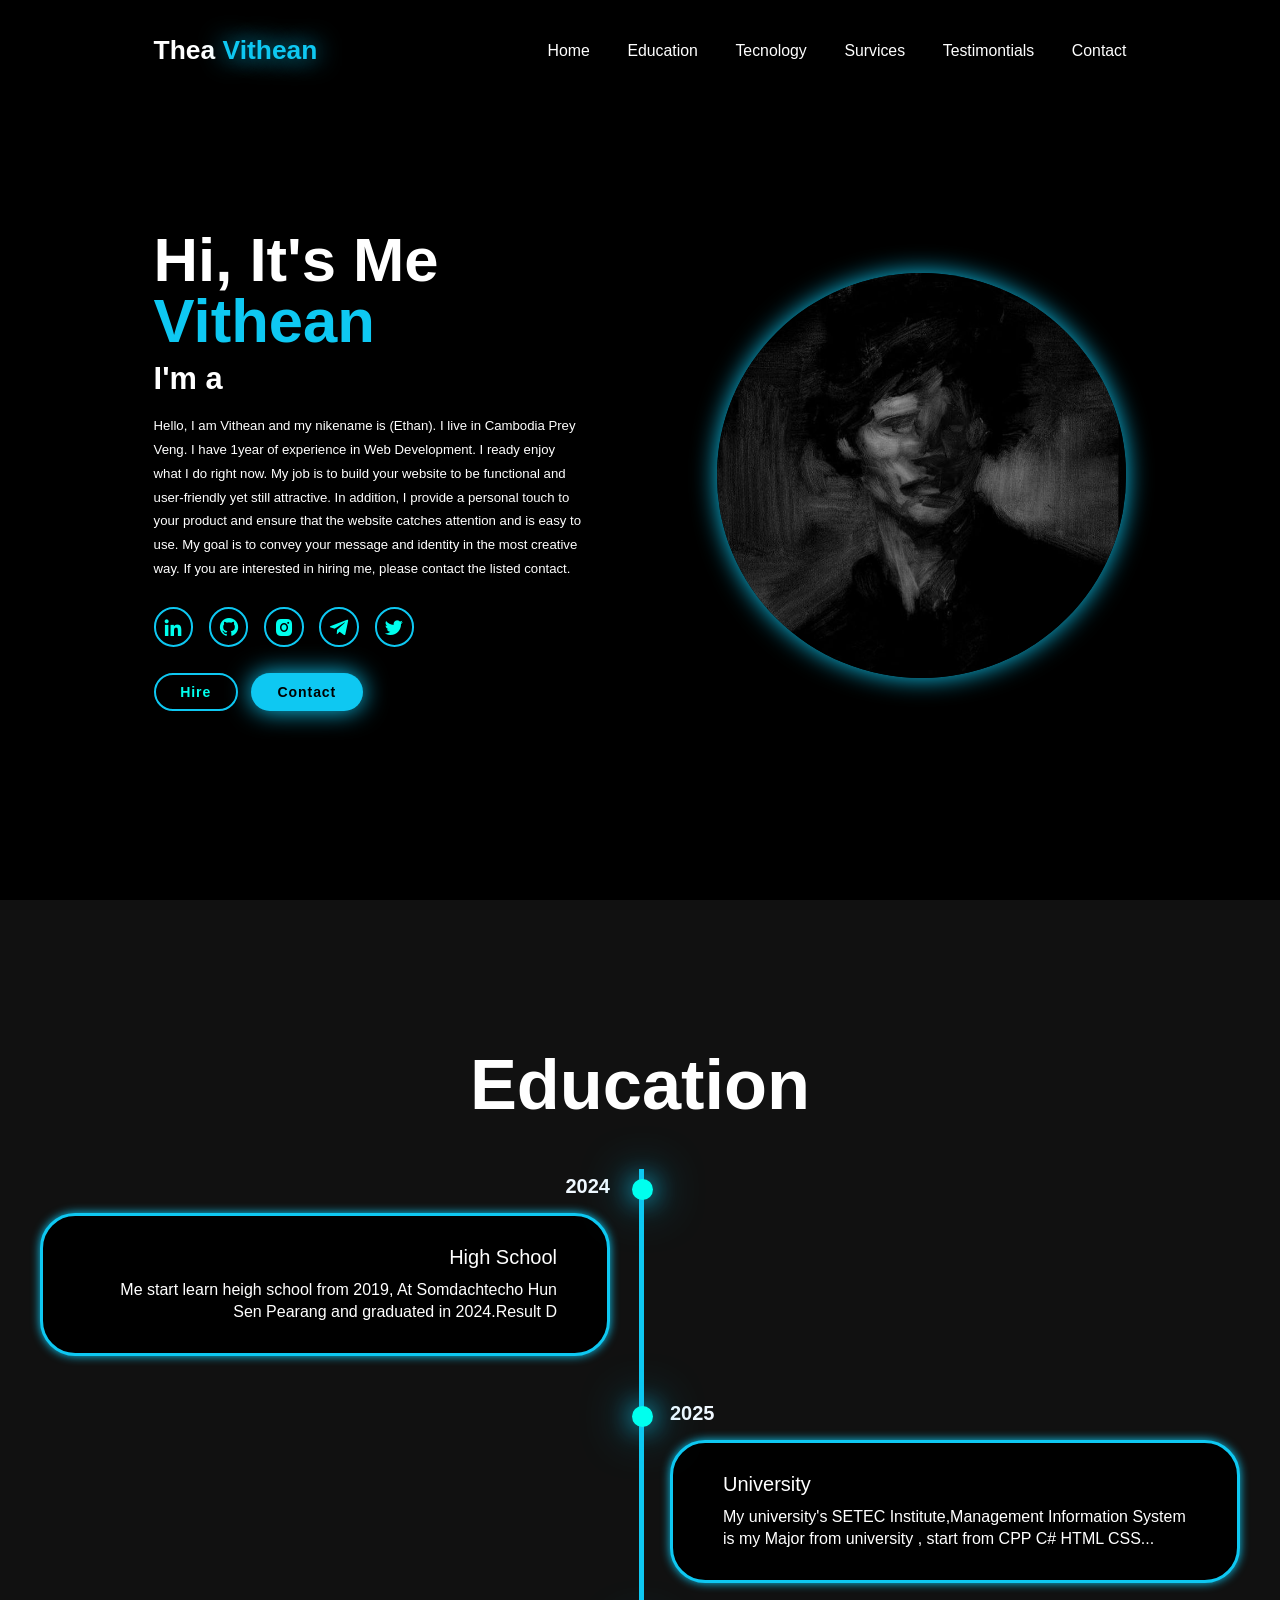
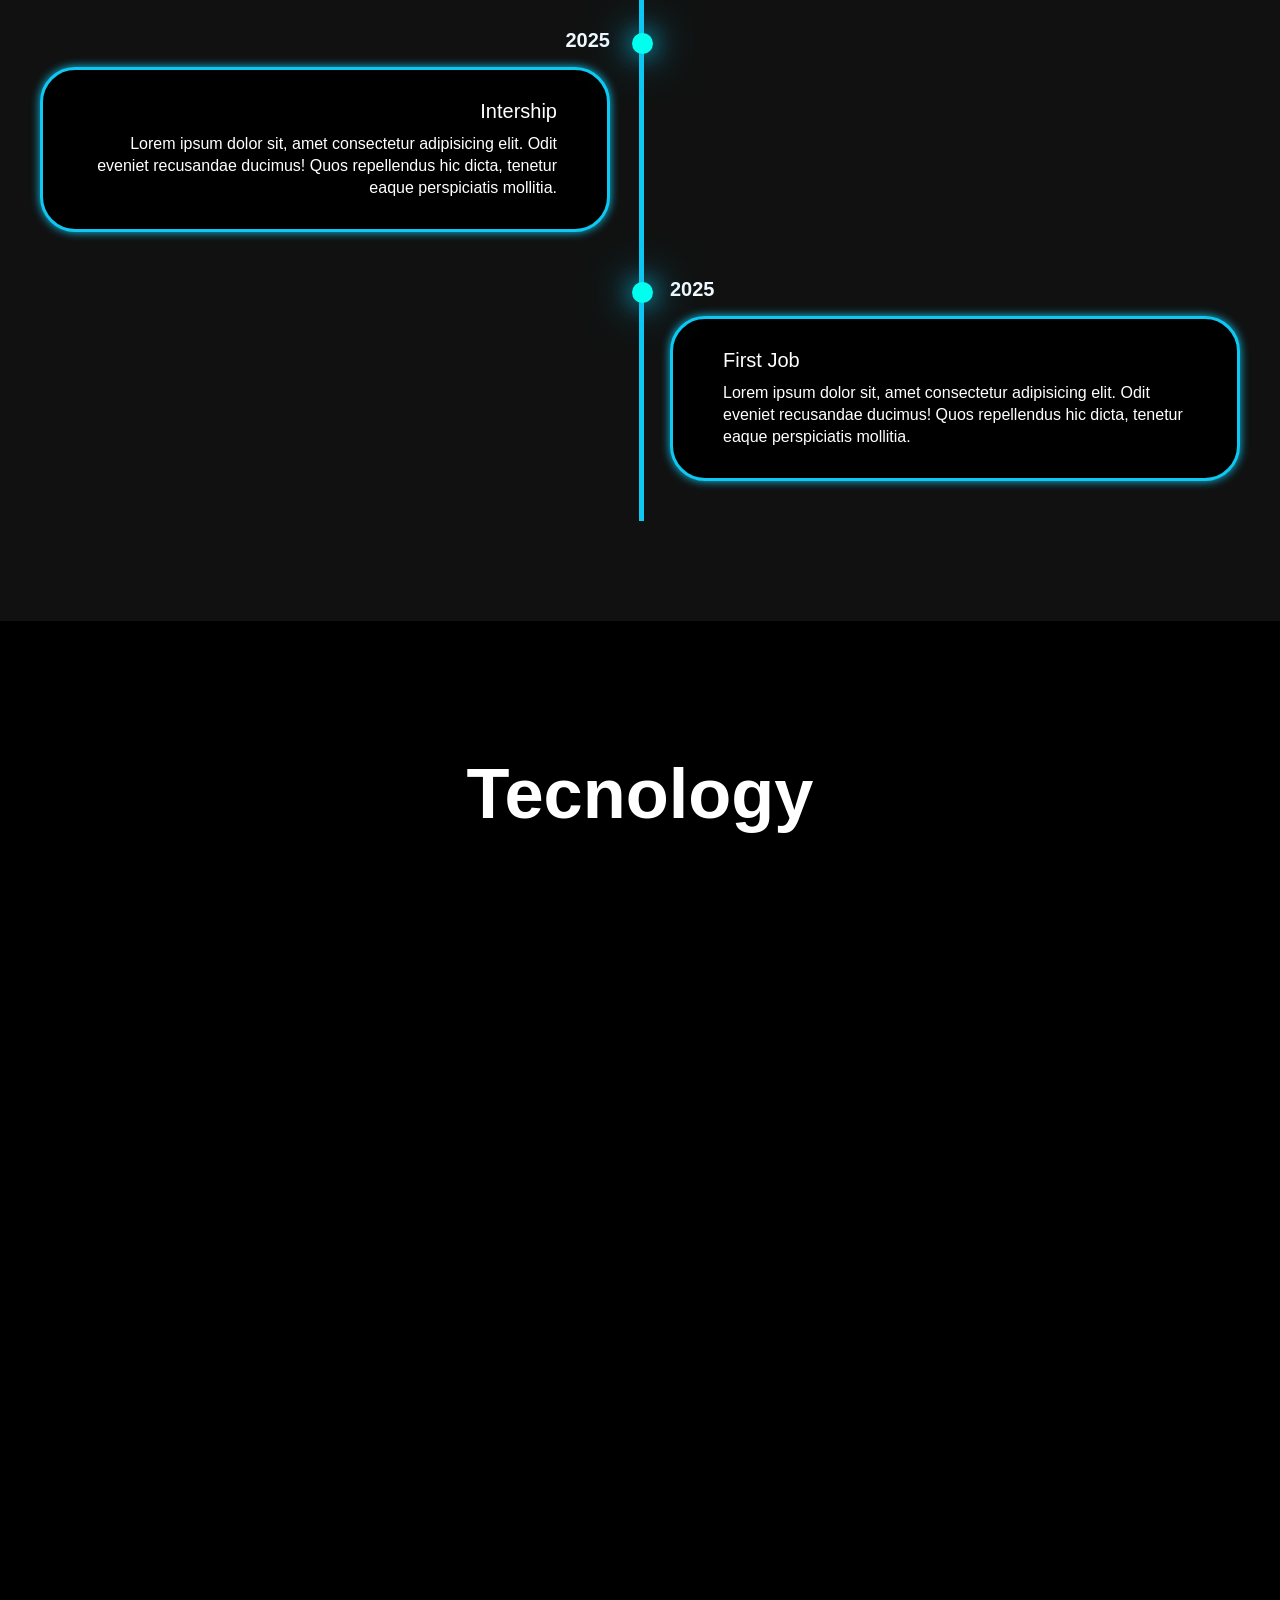
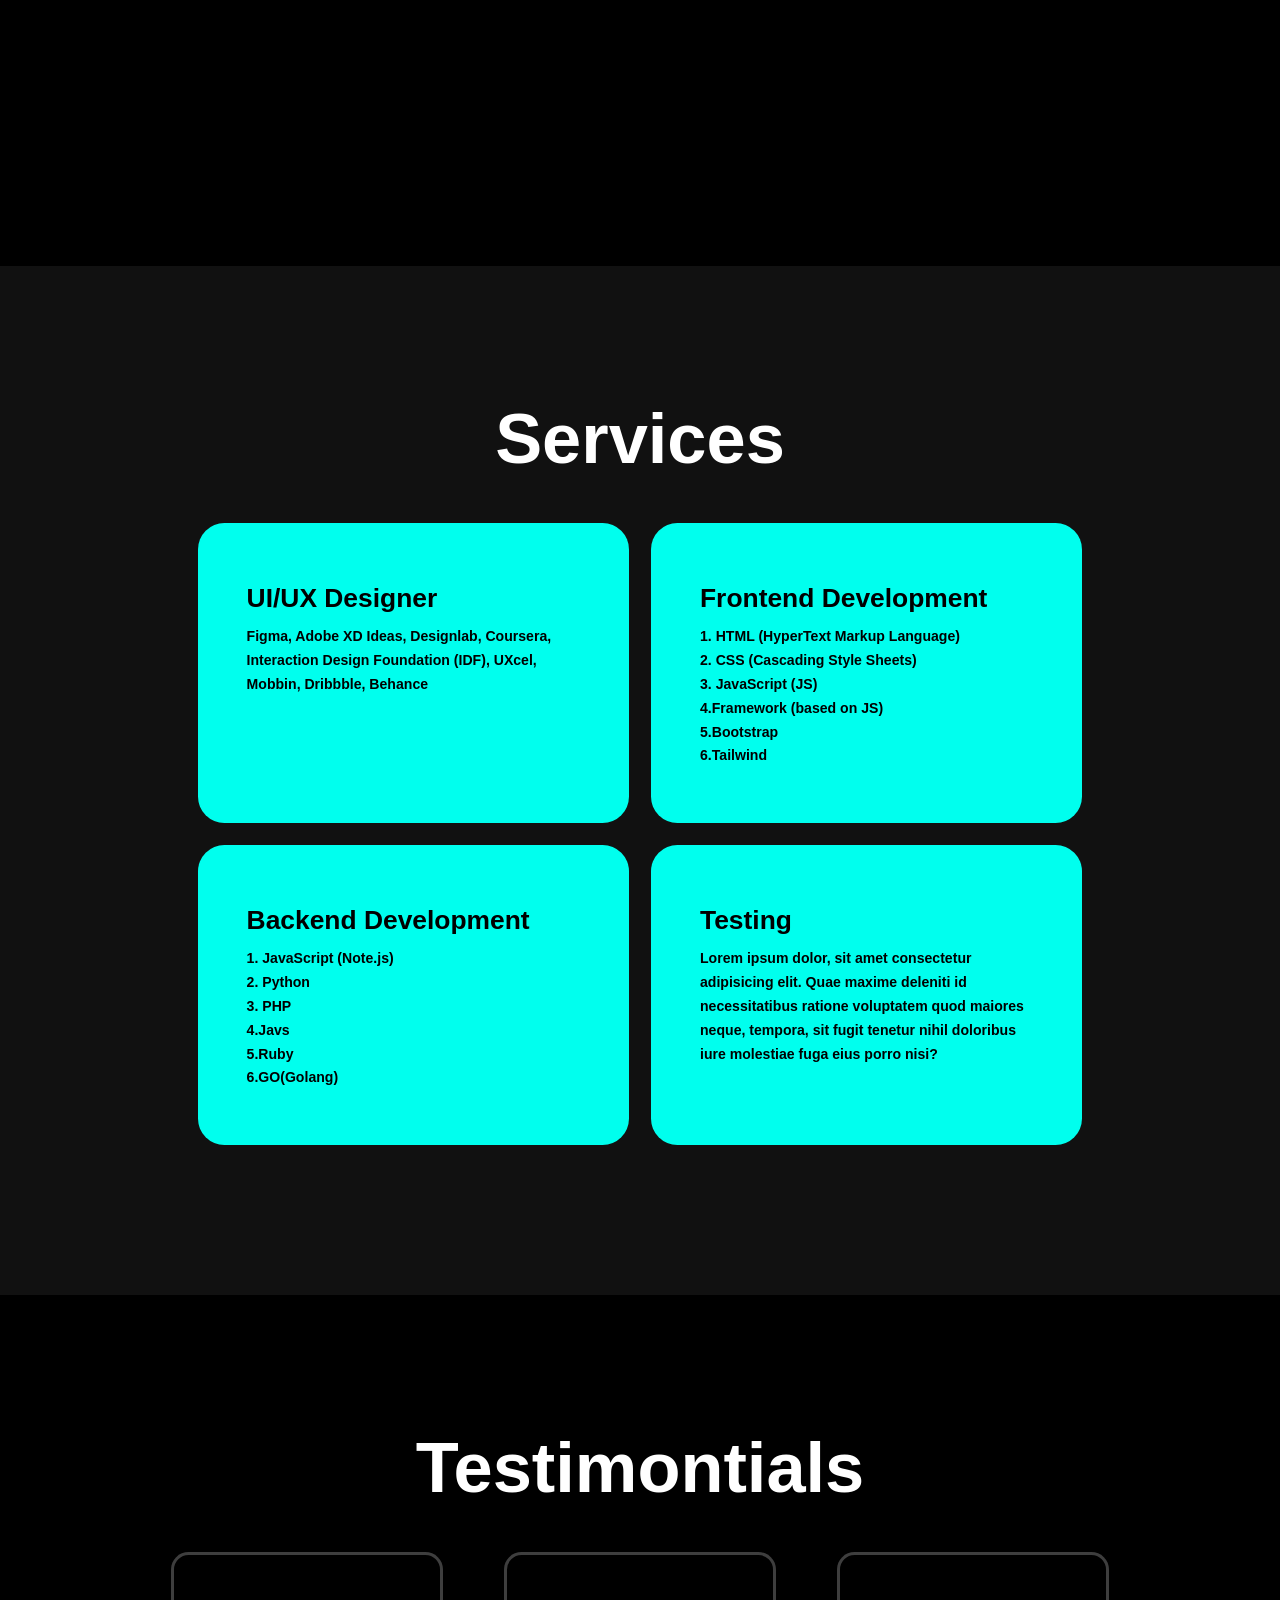
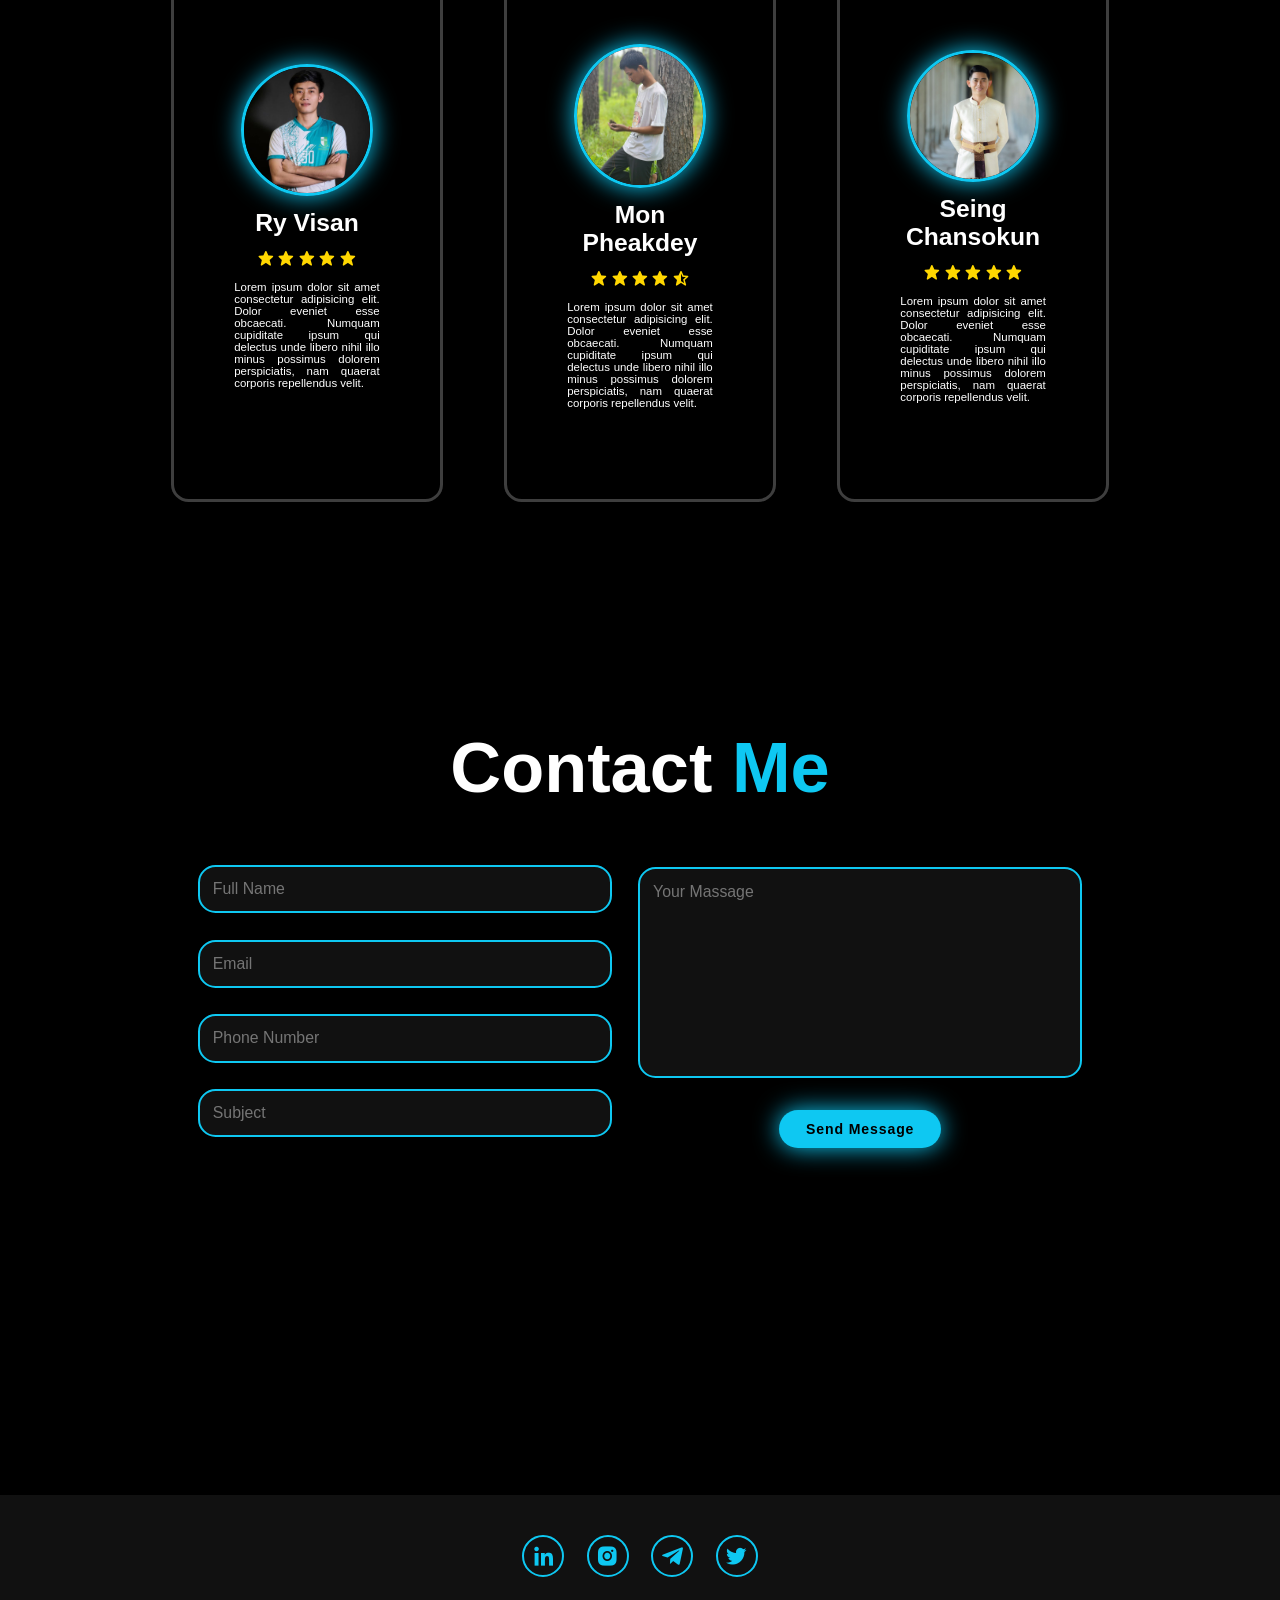
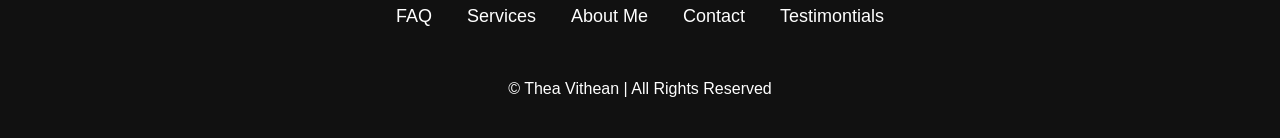
<file: index.html>
<!DOCTYPE html>
<html lang="en">
<head>
    <meta charset="UTF-8">
    <meta name="viewport" content="width=device-width, initial-scale=1.0">
    <title>Thea Vithean</title>
    <link rel="stylesheet" href="/CSS/styl1.css">
    <link rel="preconnect" href="https://fonts.googleapis.com">
    <link rel="icon" href="LOGO.ICON.jpg">
    <link href='https://unpkg.com/boxicons@2.1.4/css/boxicons.min.css' rel='stylesheet'>
</head>
<style>
    *{
    margin: 0;
    padding: 0;
    box-sizing: border-box;
    text-decoration: none;
    border: none;
    outline: none;
    scroll-behavior: smooth;
    font-family: "Poppnis",sans-serif;
}
:root{
    --bg--color:rgb(0, 0, 0);
    --second-bg-color:rgba(27, 27, 27, 0.642);
    --text--color:white;
    --main-color:#0ec8f2;
    --icon-size: 30px;
}
html{
    font-size: 60%;
    overflow-x: hidden;
}
body{
    background:var(--bg--color);
    color:var(--text--color);
    overflow: hidden;
}
.header{
    position: fixed;
    top: 0;
    left: 0;
    width: 100%;
    padding: 4rem 12% 4rem;
    background: rgba(0, 0, 0, 0.361);
    backdrop-filter: blur(8px);
    display: flex;
    justify-content: space-between;
    align-items: center;
    z-index: 5;
}
.logo{
    font-size: 3rem;
    color: var(--text--color);
    font-weight: 800;
    cursor: pointer;
    transition: 0.3s ease;
}
.logo:hover{
    transform: scale(1.1);
}
.logo span{
    text-shadow: 0 0 25px var(--main-color);
}
.navbar a{
    font-size: 1.8rem;
    color: var(--text--color);
    margin-left: 4rem;
    font-weight:500;
    transition: 0.3s ease;
    border-bottom: 3px solid transparent;
}
.navbar a:hover, .navbar a:active{
    color: var(--main-color);
    border-bottom: 3px solid var(--main-color);
}
#menu-icon{
    font-size: 3.6rem;
    color: var(--main-color);
    display: none;
}
section{
    min-height: 100vh;
    padding: 10rem 12% 10rem;
}
.home{
    display: flex;
    align-items: center;
    justify-content: center;
    gap: 15rem;
}
.home-content{
    display: flex;
    flex-direction: column;
    align-items: baseline;
    text-align: left;
    justify-content: center;
    margin-top: 3rem;
}
span{
    color: var(--main-color);
}
.logo span{
    color: var(--main-color);
}
.home-content h3{
    margin-bottom: 2rem;
    margin-top: 1rem;
    font-size: 3.5rem;
}
.home-content h1{
    font-size: 7rem;
    font-weight: 700;
    margin-top: 1.5rem;
    line-height: 1;
}
.home-img{
    border-radius: 50%;
}
.home-img img{
    position: relative;
    top: 3rem;
    width: 32vw;
    border-radius: 50%;
    box-shadow: 0 0 25px var(--main-color);
    cursor: pointer;
    transition: 0.4s ease-in-out;
}
.home-img img:hover{
    box-shadow: 0 0 25px var(--main-color),
                0 0 50px var(--main-color),
                0 0 100px var(--main-color);
}
.home-content p{
    font-size: 1.5rem;
    font-weight: 500;
    line-height: 1.8;
    max-height: 1000px;
}
.social-icons a{
    display: inline-flex;
    justify-content: center;
    align-items: center;
    width: 4.5rem;
    height: 4.5rem;
    background: transparent;
    border: 2px solid var(--main-color);
    font-size: 2.5rem;
    border-radius: 50%;
    color: #00ffee;
    margin: 3rem 1.5rem 3rem 0;
    transition: 0.3s ease-in-out;
}
.social-icons a:hover{
    color: var(--text--color);
    transform: scale(1.3)translateY(-5px);
    box-shadow: 0 0 25px var(--main-color);
    background-color: var(--main-color)
}
.btn{
    display: inline-block;
    padding: 1rem 2.8rem;
    background: var(--main-color);
    box-shadow: 0 0 25px var(--main-color);
    border-radius: 4rem ;
    font-size: 1.6rem;
    color:black;
    border: 2px solid transparent;
    letter-spacing: 0.1rem;
    font-weight: 600;
    transition: 0.3s ease-in-out;
    cursor: pointer;
}
.btn:hover{
    transform: scale(1.05);
    box-shadow: 0 0 50px var(--main-color);
}
.btn-group{
    display: flex;
    align-items: center;
    gap: 1.5rem;
}
.btn-group a:nth-last-of-type(2){
    background-color: black;
    color: #00ffee;
    border: 2px solid var(--main-color);
    box-shadow: 0 0 25px transparent;
}
.btn-group a:nth-last-of-type(2):hover{
    box-shadow: 0 0 25px var(--main-color);
    background-color: #00ffee;
    color:black;
}
.text-animation{
    font-size: 34px;
    font-weight: 600;
    min-width: 280px;
}
.text-animation span{
    position: relative;
}
.text-animation span::before{
    content: "Web Developer";
    color:var(--main-color);
    animation: words  20s  infinite ;
}
.text-animation span::after{
    content: "";
    background-color: var(--bg--color);
    position: absolute;
    width: calc(100% + 8px);
    height: 100%;
    border-left: 3px solid var(--bg--color);
    right: -8px;
    animation: cursor 0.6s infinite, typing 20s steps(14) infinite;
}
@keyframes cursor{
    to{
        border-left: 2px solid var(--main-color);
    }
}
@keyframes words{
    0%,
    20%{
        content:"Frontend Designer";
    }
    21%,
    40%{
        content:"Web Designer";
    }
    41%,
    60%{
        content:"UX / UI Designer";
    }
    61%,
    80%{
        content:"Web Developer";
    }
    81%,
    100%{
        content:"Software Tester";
    }
}
@keyframes typing{
    10%,15%,30%,35%,50%,55%,70%,75%,90%,95%{
        width: 0;
    }
    5%,20%,25%,40%,45%,60%,65%,80%,85%{
        width: calc(100% +  8px);
    }
}
.heading{
    font-size:8rem;
    text-align: center;
    margin:5rem 0;
}
.education{
    padding: 100px 15px;
    background: var(--second-bg-color);
}
.education h2{
    margin-bottom: 5rem;
}
.timeline-items{
    max-width: 1200px;
    margin:auto;
    display: flex;
    flex-wrap: wrap;
    position: relative;
}
.timeline-items::before{
    content:"";
    position: absolute;
    width: 5px;
    height: 100%;
    background-color: var(--main-color);
    left: calc(50% - 1px);
}
.timeline-item{
    margin-bottom: 40px;
    width: 100%;
    position: relative;
}
.timeline-item:nth-child{
    margin-bottom: 0;
}
.timeline-item:nth-child(odd){
    padding-right: calc(50% + 30px);
    text-align: right;
}
.timeline-item:nth-child(even){
    padding-left: calc(50% + 30px);
}
.timeline-dot{
    height: 21px;
    width: 21px;
    background-color: #00ffee;
    box-shadow: 0 0 25px var(--main-color),
                0 0 50px var(--main-color);
    position: absolute;
    left: calc(50% - 8px);
    border-radius: 50%;
    top:10px;
}
.timeline-date{
    font-size: 20px;
    font-weight: 800;
    color: aliceblue;
    margin: 6px 0 15px;
}
.timeline-content{
    background-color: var(--bg--color);
    border: 3px solid var(--main-color);
    padding: 30px 50px;
    border-radius: 4rem;
    box-shadow: 0 0 10px var(--main-color);
    cursor: pointer;
    transition: 0.3s ease-in-out;
}
.timeline-content:hover{
    transform: scale(1.05);
    box-shadow: 0 0 25px var(--main-color);
}
.timeline-content h3{
    font-size: 20px;
    color: white;
    margin: 0 0 10px;
    font-weight: 500;
}
.timeline-content p{
    color: white;
    font-size: 16px;
    font-weight: 300;
    line-height: 22px;
}
::-webkit-scrollbar{
    width: 15px;
}
::-webkit-scrollbar-thumb{
    background-color: #00ffee;
}
::-webkit-scrollbar-track{
    background-color: var(--bg--color);
}
.services{
    background-color: var(--second-bg-color);
    color: black;
}
.services h2{
    margin-bottom: 5rem;
    color: white;
}
.services-container{
    display: grid;
    grid-template-columns: repeat(2,1fr);
    align-items: center;
    gap:2.5rem;
}
.services-box{
    background-color: #00ffee;
    height: 300px;
    border-radius: 3rem;
    border: 5px solid transparent;
    cursor: pointer;
    transition: 0.4s ease-in-out;
}
.services-box:hover{
    background: white;
    color: black;
    border:5px solid var(--main-color);
    transform: scale(1.03);
}
.services-box .services-info{
    display: flex;
    flex-direction: column;
    text-align: left;
    max-height: 200px;
    justify-content: left;
    align-items: baseline;
    padding: 5rem 5rem;
}
.services-info h4{
    font-size: 3rem;
    font-weight: 800;
    line-height: 2;
}
.services-info p{
    font-size: 1.6rem;
    font-weight: 600;
    max-height: 100px;
    line-height: 1.7;
    margin: 0;
}
.testimontials{
    background: var(--bg-color);
}
.testimontials-box{
    background-size: cover;
    display: flex;
    align-items: center;
    justify-content: center;
    flex-direction: column;
}
.testimontials .heading{
    margin-bottom: 5rem;
}
.testimontials-box img{
    width: 15rem;
    border-radius: 50%;
    border: 3px solid var(--main-color);
    box-shadow: 0 0 25px var(--main-color);
}
.wrapper{
    display: grid;
    grid-template-columns: repeat(3,1fr);
    gap: 3rem;
}
.testimontials-item{
    min-height: 550px;
    max-width: 450px;
    background: rgba(0, 0, 0, 0.461);
    border: 3px solid rgba(83, 83, 83, 0.75);
    border-radius: 2rem;
    margin: 0 2rem;
    padding: 30px 60px;
    cursor:pointer;
    display: flex;
    flex-direction: column;
    align-items: center;
    justify-content: center;
    text-align: center;
    gap: 1.5rem;
    color:white;
    transition: 0.4s ease-in-out;
}
.testimontials-item:hover{
    border: 3px solid var(--main-color);
    transform: translateY(-10px)scale(1.03);
    box-shadow: 0 0 50px var(--main-color);
}
.testimontials-item h2{
    font-size: 2.8rem;
}
.testimontials-item p{
    font-size: 1.3rem;
}
#star{
    color :gold;
    font-size: 2rem;
}
.contact{
    background-color: var(--bg--color);
}
.contact h2{
    margin-bottom: 3rem;
    color:white;
}
.contact form{
    display: flex;
    align-items: center;
    justify-content: center;
    gap: 3rem;
    margin: 5rem;
    text-align: center;
}
.contact form .input-box{
    display: flex;
    justify-content: center;
    flex-wrap: wrap;
}
.contact form .input-box input,
.contact form textarea{
    width: 100%;
    padding: 1.5rem;
    font-size: 1.8rem;
    color: var(--text--color);
    background: var(--second-bg-color);
    border-radius: 2rem;
    border: 2px solid var(--main-color);
    margin: 1.5rem 0;
    resize: none;
}
.contact form .btn{
    margin-top: 2rem;
}
.footer{
    position: relative;
    bottom: 0;
    width: 100%;
    padding: 40px 0;
    background-color: var(--second-bg-color);
}
.footer .social{
    text-align: center ;
    padding-bottom: 25px;
    color: var(--main-color);
}
.footer .social a{
    font-size: 25px;
    color: var(--main-color);
    border: 2px solid var(--main-color);
    width: 42px;
    height: 42px;
    line-height: 42px;
    display: inline-block;
    text-align: center;
    border-radius: 50%;
    margin: 0 10px;
    transition: 0.3s ease-in-out;

}
.footer .social a:hover{
    transform: scale(1.2)translateY(-10px);
    background-color: var(--main-color);
    color: black;
    box-shadow: 0 0 25px var(--main-color);
}
.footer ul{
    margin-top: 0;
    padding: 0;
    font-size: 18px;
    line-height: 1.6;
    margin-bottom: 0;
    text-align: center;
}
.footer ul li a{
    color: white;
    border-bottom: 3px solid transparent;
    transition: 0.3s ease-in-out
}
.footer ul li a:hover{
    border-bottom: 3px solid var(--main-color);
}
.footer ul li{
    display: inline-block;
    padding: 0 15px;
}
.footer .copyright{
    margin-top: 50px;
    text-align: center;
    font-size: 16px;
    color: white;
}
@media(max-width:1285px){
    html{
        font-size: 55%;
    }
    .services-container{
        padding-bottom: 7rem;
        grid-template-columns: repeat(2,1fr);
        margin: 0 5rem;
    }
}
@media(max-width:991px){
    header{
        padding: 2rem 3%;
    }
    section{
        padding: 10rem 3% 2rem;
    }
    .timeline-items::before{
        left: 7px;
    }
    .timeline-item:nth-child(odd){
        padding-right: 0;
        text-align: left;
    }
    .timeline-item:nth-child(odd),
    .timeline-item:nth-child(even){
        padding-left: 37px;
    }
    .timeline-dot{
        left: 0;
    }
    .services{
        padding-bottom: 7rem;
    }
    .testimontials .wrapper{
        grid-template-columns: repeat(1,1fr);
    }
    .footer{
        padding: 2rem 3%;
    }
}
@media(max-width:895px){
    #menu-icon{
        display: block;
    }
    .navbar{
        position: absolute;
        top: 100%;
        right: 0;
        width: 50%;
        padding:1rem 3%;
        background: rgba(0, 0, 0, 0.79);
        backdrop-filter: blur(20px);
        border-bottom-left-radius: 2rem;
        border-left: 2px solid var(--main-color);
        border-bottom: 2px solid var(--main-color);
        display :none;
    }
    .navbar .active{
        display: block;
    }
    .navbar a{
        display: block;
        font-size: 2rem;
        margin :3rem 0;
        color: white;
    }
    .home{
        flex-direction: column-reverse;
        margin: 5rem 4rem;
    }
    .home-content h3{
        font-size: 2.6rem;
    }
    .home-content h1{
        font-size: 8rem;
        margin-top: 3rem;
    }
    .home-content p{
        max-width: 600px;
        margin: 0 auto;
    }
    .home-img img{
        width: 56vw;
    }
    .services h2{
        margin-bottom: 3rem;
    }
    .services-container{
        grid-template-columns: repeat(1,1fr);
    }
}
/* .tecnology{
    display: flex;
    align-items: center;
    justify-content: center;
} */
.orbit-wrapper {
      position: relative;
      width: 100%;
      height: 100vh;
      perspective: 1000px;
      display: flex;
      align-items: center;
      justify-content: center;
    }
    .equator-rotation {
      width: 100%;
      height: 100%;
      transform-style: preserve-3d;
      position: relative;
    }
    .orbit {
      position: absolute;
      top: 35%;
      left: 50%;
      transform-style: preserve-3d;
    }
    .icon {
      position: absolute;
      width: var(--icon-size);
      height: var(--icon-size);
      transition: transform 0.2s;
    }
    .icon img {
      width: 100%;
      height: 100%;
    }
</style>
<body>
    <header class="header">
        <a href="#home" class="logo">Thea <span>Vithean</span></a>
        <i class='bx bx-menu' id="menu-icon"></i>
        <nav class="navbar">
            <a href="#home" class="active">Home</a>
            <a href="#education">Education</a>
            <a href="#tecnology">Tecnology</a>
            <a href="#services">Survices</a>
            <a href="#testimontials">Testimontials</a>
            <a href="#contact">Contact</a>
        </nav>
    </header>
    <section class="home" id="home">
        <div class="home-content">
            <h1>Hi, It's Me <span>Vithean</span></h1>
            <h3 class="text-animation">I'm a <span></span></h3>
            <p>Hello, I am Vithean and my nikename is (Ethan). I live in Cambodia Prey Veng. I have 1year of experience in Web Development. I ready enjoy  what I do right now. My job is to build your website to be functional and user-friendly yet still attractive. In addition, I provide a personal touch to your product and ensure that the website catches attention and is easy to use. My goal is to convey your message and identity in the most creative way. If you are interested in hiring me, please contact the listed contact. </p>
            <div class="social-icons">
                <a href="#"><i class='bx bxl-linkedin' ></i></a>
                <a href="https://github.com/vithean111123/luvmeot.github.io.git"><i class='bx bxl-github' ></i></a>
                <a href="https://www.instagram.com/accounts/settings/v2/your_account/"><i class='bx bxl-instagram-alt' ></i></a>
                <a href="https://t.me/theavithean"><i class='bx bxl-telegram' ></i></a>
                <a href="https://x.com/home"><i class='bx bxl-twitter' ></i></a>
            </div>
            <div class="btn-group">
                <a href="#" class="btn">Hire</a>
                <a href="#contact" class="btn">Contact</a>
            </div>
        </div>
        <div class="home-img">
            <img src="logo12.jpg" alt="">
        </div>
    </section>
    <section class="education" id="education">
        <h2 class="heading">Education</h2>
        <div class="timeline-items">
            <div class="timeline-item">
                <div class="timeline-dot"></div>
                    <div class="timeline-date">2024</div>
                        <div class="timeline-content">
                        <h3>High School</h3>
                        <p>Me start learn heigh school from 2019, At Somdachtecho Hun Sen Pearang and graduated in 2024.Result D</p>
                    </div>
            </div>
            <div class="timeline-item">
                <div class="timeline-dot"></div>
                    <div class="timeline-date">2025</div>
                    <div class="timeline-content">
                        <h3>University</h3>
                        <p>My university's SETEC Institute,Management Information System is my Major from university , start from CPP C# HTML CSS...</p>
                    </div>
            </div>
            <div class="timeline-item">
                <div class="timeline-dot"></div>
                <div class="timeline-date">2025</div>
                <div class="timeline-content">
                    <h3>Intership</h3>
                    <p>Lorem ipsum dolor sit, amet consectetur adipisicing elit. Odit eveniet recusandae ducimus! Quos repellendus hic dicta, tenetur eaque perspiciatis mollitia.</p>
                </div>
            </div>
            <div class="timeline-item">
                <div class="timeline-dot"></div>
                <div class="timeline-date">2025</div>
                <div class="timeline-content">
                    <h3>First Job</h3>
                    <p>Lorem ipsum dolor sit, amet consectetur adipisicing elit. Odit eveniet recusandae ducimus! Quos repellendus hic dicta, tenetur eaque perspiciatis mollitia.</p>
                </div>
            </div>
        </div>
    </section>
    <section class="tecnology" id="tecnology">
        <h2 class="heading">Tecnology</h2>
        <div class="orbit-wrapper">
            <div class="equator-rotation" id="equator">
            <div id="orbit1" class="orbit"></div>
            <div id="orbit2" class="orbit"></div>
            <div id="orbit3" class="orbit"></div>
            <div id="orbit4" class="orbit"></div>
            <div id="orbit5" class="orbit"></div>
            <div id="orbit6" class="orbit"></div>
        </div>
  </div>
  </div>
    </section>
    <section class="services" id="services">
        <h2 class="heading">Services</h2>
        <div class="services-container">
            <div class="services-box">
                <div class="services-info">
                    <h4>UI/UX Designer</h4>
                    <p>Figma, Adobe XD Ideas, Designlab, Coursera, Interaction Design Foundation (IDF), UXcel, Mobbin, Dribbble, Behance</p>
                </div>
            </div>
            <div class="services-box">
                <div class="services-info">
                    <h4>Frontend Development</h4>
                    <p>1. HTML (HyperText Markup Language) <br>2. CSS (Cascading Style Sheets) <br>3. JavaScript (JS) <br>4.Framework (based on JS) <br>5.Bootstrap <br>6.Tailwind</p>
                </div>
            </div>
            <div class="services-box">
                <div class="services-info">
                    <h4>Backend Development</h4>
                    <p>1. JavaScript (Note.js) <br>2. Python <br>3. PHP <br>4.Javs <br>5.Ruby <br>6.GO(Golang)</p>
                </div>
            </div>
            <div class="services-box">
                <div class="services-info">
                    <h4>Testing</h4>
                    <p>Lorem ipsum dolor, sit amet consectetur adipisicing elit. Quae maxime deleniti id necessitatibus ratione voluptatem quod maiores neque, tempora, sit fugit tenetur nihil doloribus iure molestiae fuga eius porro nisi?</p>
                </div>
            </div>
        </div>
    </section>
    <section class="testimontials" id="testimontials">
        <div class="testimontials-box">
            <h2 class="heading">Testimontials</h2>
            <div class="wrapper">
                <div class="testimontials-item">
                    <img src="kru visan.jpg" alt="">
                    <h2>Ry Visan</h2>
                    <div class="rating">
                        <i class='bx bxs-star' id="star"></i>
                        <i class='bx bxs-star' id="star"></i>
                        <i class='bx bxs-star' id="star"></i>
                        <i class='bx bxs-star' id="star"></i>
                        <i class='bx bxs-star' id="star"></i>
                    </div>
                    <p align="justify">Lorem ipsum dolor sit amet consectetur adipisicing elit. Dolor eveniet esse obcaecati. Numquam cupiditate ipsum qui delectus unde libero nihil illo minus possimus dolorem perspiciatis, nam quaerat corporis repellendus velit.</p>
                </div>
                <div class="testimontials-item">
                    <img src="ahkdey2.jpg" alt="">
                    <h2>Mon Pheakdey</h2>
                    <div class="rating">
                        <i class='bx bxs-star' id="star"></i>
                        <i class='bx bxs-star' id="star"></i>
                        <i class='bx bxs-star' id="star"></i>
                        <i class='bx bxs-star' id="star"></i>
                        <i class='bx bxs-star-half' id="star"></i>
                    </div>
                    <p align="justify">Lorem ipsum dolor sit amet consectetur adipisicing elit. Dolor eveniet esse obcaecati. Numquam cupiditate ipsum qui delectus unde libero nihil illo minus possimus dolorem perspiciatis, nam quaerat corporis repellendus velit.</p>
                </div>
                <div class="testimontials-item">
                    <img src="sokun.jpg" alt="">
                    <h2>Seing Chansokun</h2>
                    <div class="rating">
                        <i class='bx bxs-star' id="star"></i>
                        <i class='bx bxs-star' id="star"></i>
                        <i class='bx bxs-star' id="star"></i>
                        <i class='bx bxs-star' id="star"></i>
                        <i class='bx bxs-star' id="star"></i>
                    </div>
                    <p align="justify">Lorem ipsum dolor sit amet consectetur adipisicing elit. Dolor eveniet esse obcaecati. Numquam cupiditate ipsum qui delectus unde libero nihil illo minus possimus dolorem perspiciatis, nam quaerat corporis repellendus velit.</p>
                </div>
            </div>
        </div>
    </section>
    <section class="contact" id="contact">
        <h2 class="heading">Contact <span>Me</span></h2>
        <form action="">
            <div class="input-group">
                <div class="input-box">
                    <input type="text" placeholder="Full Name">
                    <input type="email" placeholder="Email">
                </div>
                <div class="input-box">
                    <input type="number" placeholder="Phone Number">
                    <input type="text" placeholder="Subject">
                </div>
            </div>
            <div class="input-group-2">
                    <textarea name="" id="" cols="30" rows="10" placeholder="Your Massage"></textarea>
                    <input type="submit" value="Send Message" class="btn">
                </div>
        </form>
    </section>
    <footer class="footer">
        <div class="social">
            <a href="#"><i class='bx bxl-linkedin' ></i></a>
            <a href="https://github.com/vithean111123/luvmeot.github.io.git><i class='bx bxl-github' ></i></a>
            <a href="https://www.instagram.com/accounts/settings/v2/your_account/"><i class='bx bxl-instagram-alt' ></i></a>
            <a href="https://t.me/theavithean"><i class='bx bxl-telegram' ></i></a>
            <a href="https://x.com/home"><i class='bx bxl-twitter' ></i></a>
        </div>
        <ul class="list">
            <li><a href="">FAQ</a></li>
            <li><a href="#services">Services</a></li>
            <li><a href="#home">About Me</a></li>
            <li><a href="#contact">Contact</a></li>
            <li><a href="#testimontials">Testimontials</a></li>
        </ul>
        <p class="copyright">
            © Thea Vithean  |  All Rights Reserved
        </p>
    </footer>
    <script src="/Javascript/script.js"></script>
    <script>
    const allLanguages = [
      { title: "Python", img: "https://cdn.jsdelivr.net/gh/devicons/devicon/icons/python/python-original.svg" },
      { title: "Java", img: "https://cdn.jsdelivr.net/gh/devicons/devicon/icons/java/java-original.svg" },
      { title: "C++", img: "https://cdn.jsdelivr.net/gh/devicons/devicon/icons/cplusplus/cplusplus-original.svg" },
      { title: "Ruby", img: "https://cdn.jsdelivr.net/gh/devicons/devicon/icons/ruby/ruby-original.svg" },
      { title: "Swift", img: "https://cdn.jsdelivr.net/gh/devicons/devicon/icons/swift/swift-original.svg" },
      { title: "C#", img: "https://cdn.jsdelivr.net/gh/devicons/devicon/icons/csharp/csharp-original.svg" },
      { title: "Go", img: "https://cdn.jsdelivr.net/gh/devicons/devicon/icons/go/go-original.svg" },
      { title: "PHP", img: "https://cdn.jsdelivr.net/gh/devicons/devicon/icons/php/php-original.svg" },
      { title: "Rust", img: "https://cdn.jsdelivr.net/gh/devicons/devicon/icons/rust/rust-plain.svg" },
      { title: "TypeScript", img: "https://cdn.jsdelivr.net/gh/devicons/devicon/icons/typescript/typescript-original.svg" },
      { title: "Kotlin", img: "https://cdn.jsdelivr.net/gh/devicons/devicon/icons/kotlin/kotlin-original.svg" },
      { title: "Dart", img: "https://cdn.jsdelivr.net/gh/devicons/devicon/icons/dart/dart-original.svg" },
      { title: "Haskell", img: "https://cdn.jsdelivr.net/gh/devicons/devicon/icons/haskell/haskell-original.svg" },
      { title: "Perl", img: "https://cdn.jsdelivr.net/gh/devicons/devicon/icons/perl/perl-original.svg" }
    ];

    const orbitSettings = [
      { id: "orbit1", radius: 270, iconSpeed: 0.015 },
      { id: "orbit2", radius: 230, iconSpeed: 0.02 },
      { id: "orbit3", radius: 190, iconSpeed: 0.025 },
      { id: "orbit4", radius: 150, iconSpeed: 0.03 },
      { id: "orbit5", radius: 110,  iconSpeed: 0.035 },
      { id: "orbit6", radius: 70,  iconSpeed: 0.04 }
    ];

    const iconSize = parseInt(getComputedStyle(document.documentElement).getPropertyValue('--icon-size'));
    const orbits = orbitSettings.map((config, index) => {
      const el = document.getElementById(config.id);
      const langs = [];

      for (let i = 0; i < 4; i++) {
        langs.push(allLanguages[(index * 4 + i) % allLanguages.length]);
      }

      el.style.width = el.style.height = config.radius * 2 + 'px';
      el.style.marginLeft = -config.radius + 'px';
      el.style.marginTop = -config.radius + 'px';

      return { element: el, ...config, langs, icons: [], angle: 0 };
    });

    orbits.forEach(orbit => {
      orbit.langs.forEach(lang => {
        const icon = document.createElement('div');
        icon.className = 'icon';
        icon.title = lang.title;

        const img = document.createElement('img');
        img.src = lang.img;
        img.alt = lang.title;

        icon.appendChild(img);
        orbit.element.appendChild(icon);
        orbit.icons.push(icon);
      });
    });

    let worldAngle = 0;

    function animate() {
      worldAngle += 0.002;
      document.getElementById('equator').style.transform = `rotateY(${worldAngle * 180 / Math.PI}deg)`;

      orbits.forEach(orbit => {
        orbit.angle += orbit.iconSpeed;

        orbit.icons.forEach((icon, i) => {
          const angle = (i / orbit.icons.length) * 2 * Math.PI + orbit.angle;
          const x = orbit.radius * Math.cos(angle);
          const z = orbit.radius * Math.sin(angle);

          icon.style.left = `${orbit.radius + x - iconSize / 2}px`;
          icon.style.top = `${orbit.radius - z * 0.3}px`;

          const scale = 0.7 + (z / (2 * orbit.radius));
          icon.style.transform = `scale(${scale.toFixed(2)})`;
          icon.style.zIndex = Math.floor(scale * 100);
        });
      });

      requestAnimationFrame(animate);
    }

    animate();
    let munuIcon = document.querySelector('#menu-icon');
let navbar = document.querySelector('.navbar');
let sections = document.querySelectorAll('section');
let navLinks = document.querySelectorAll('header nav a');

window.onscroll = () =>{
    sections.forEach(sec => {
        let top =window.scrollY;
        let offet = sec.offsetTop - 150;
        let height = sec.offsetHeight;
        let id = sec.getAttribute('id');
        if(top >= offet && top < offet + height){
            navLinks.forEach(links => {
                links.classList.remove('active');
                document.querySelector('header nav a [ href*=' + id + ' ]').classList.add('active')
            })
        }
    })
}
munuIcon.onclick = () => {
    munuIcon.classList.toggle('bx-x');
    navbar.classList.toggle('active');
}
  </script>

</body>
</html>
</file>
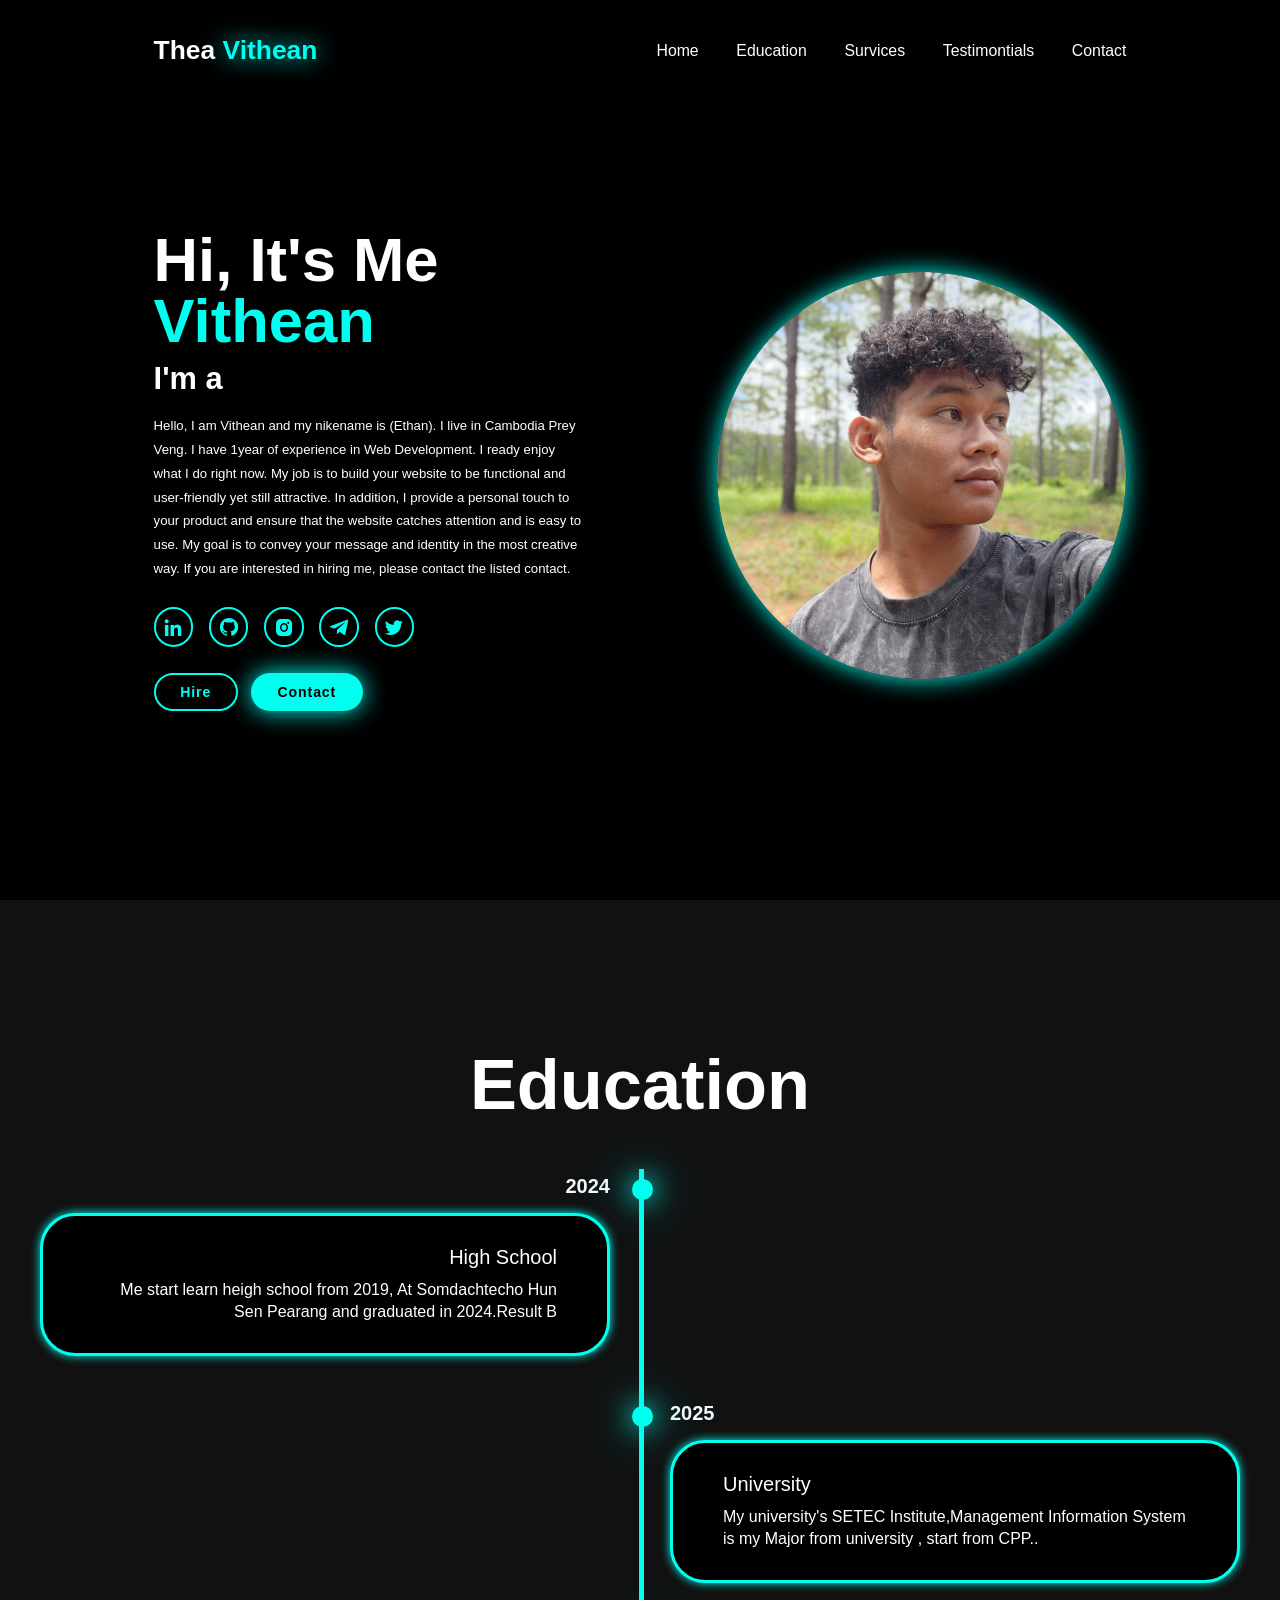
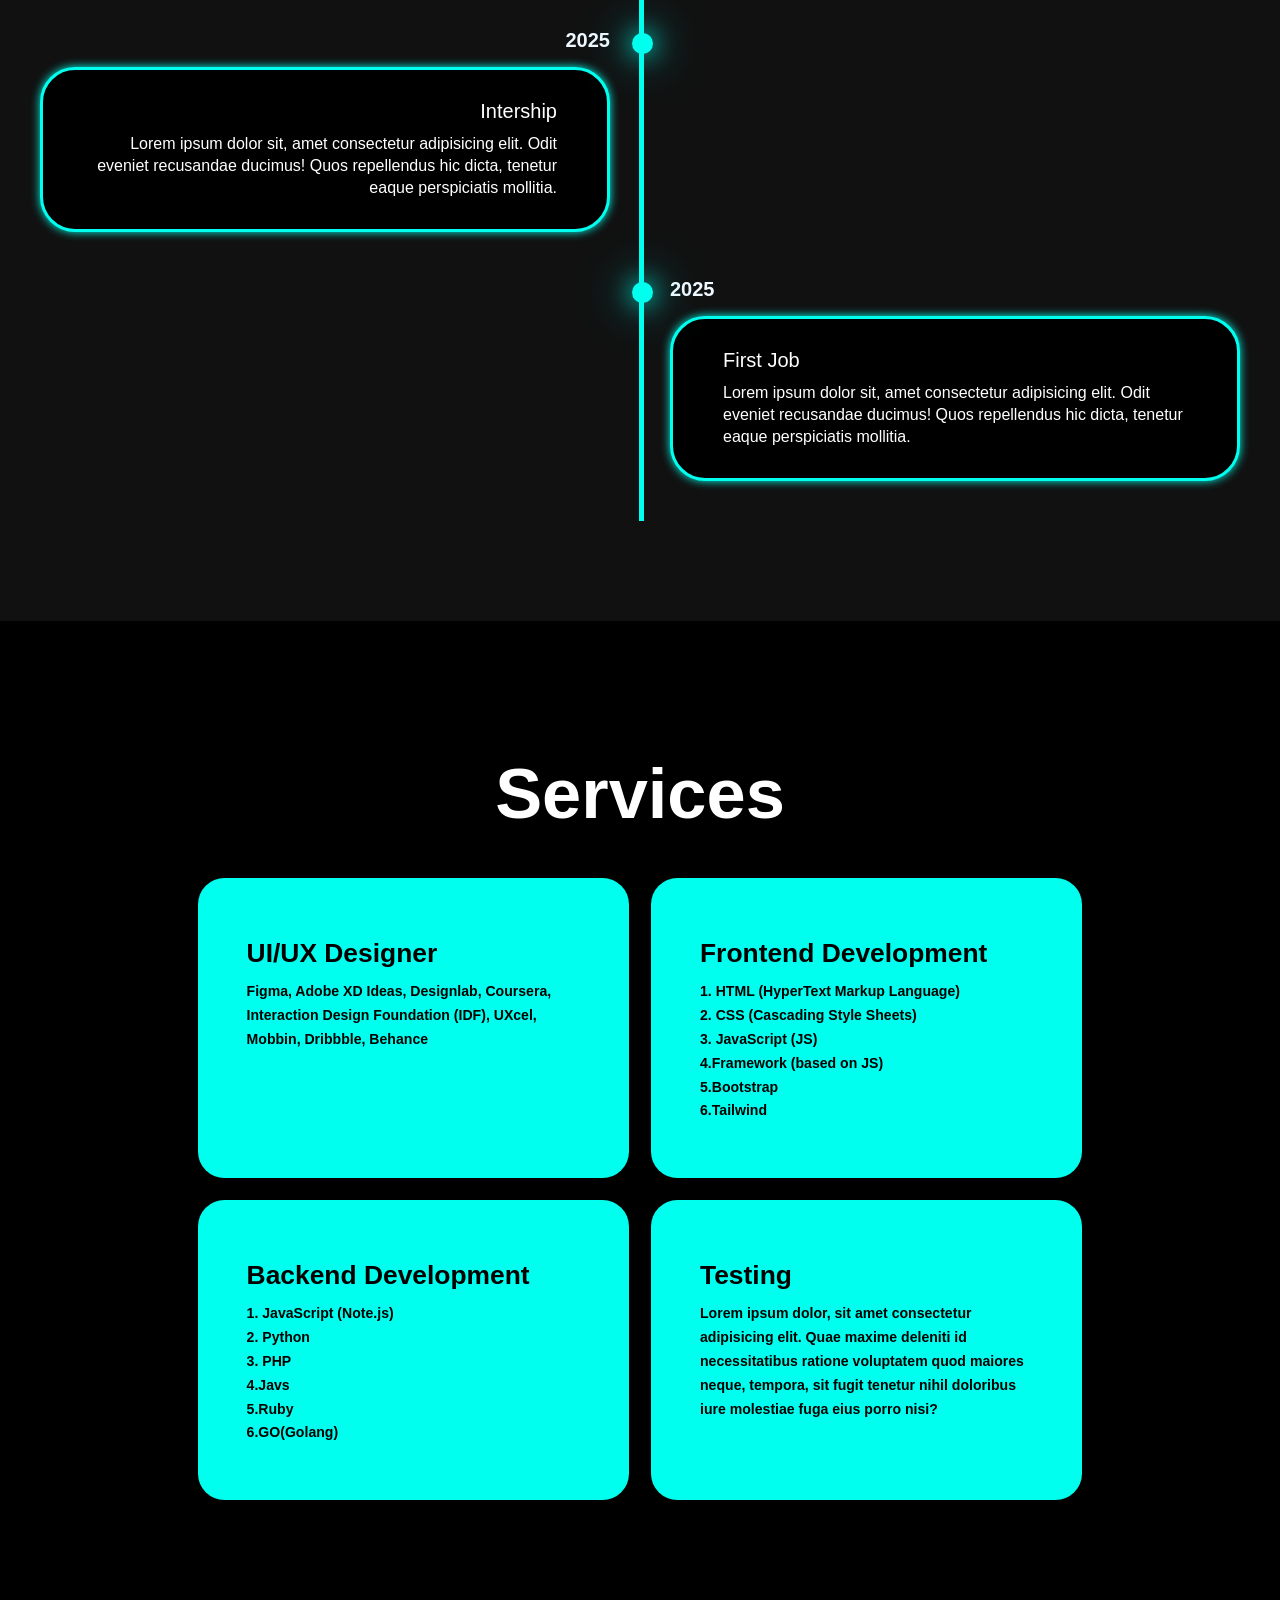
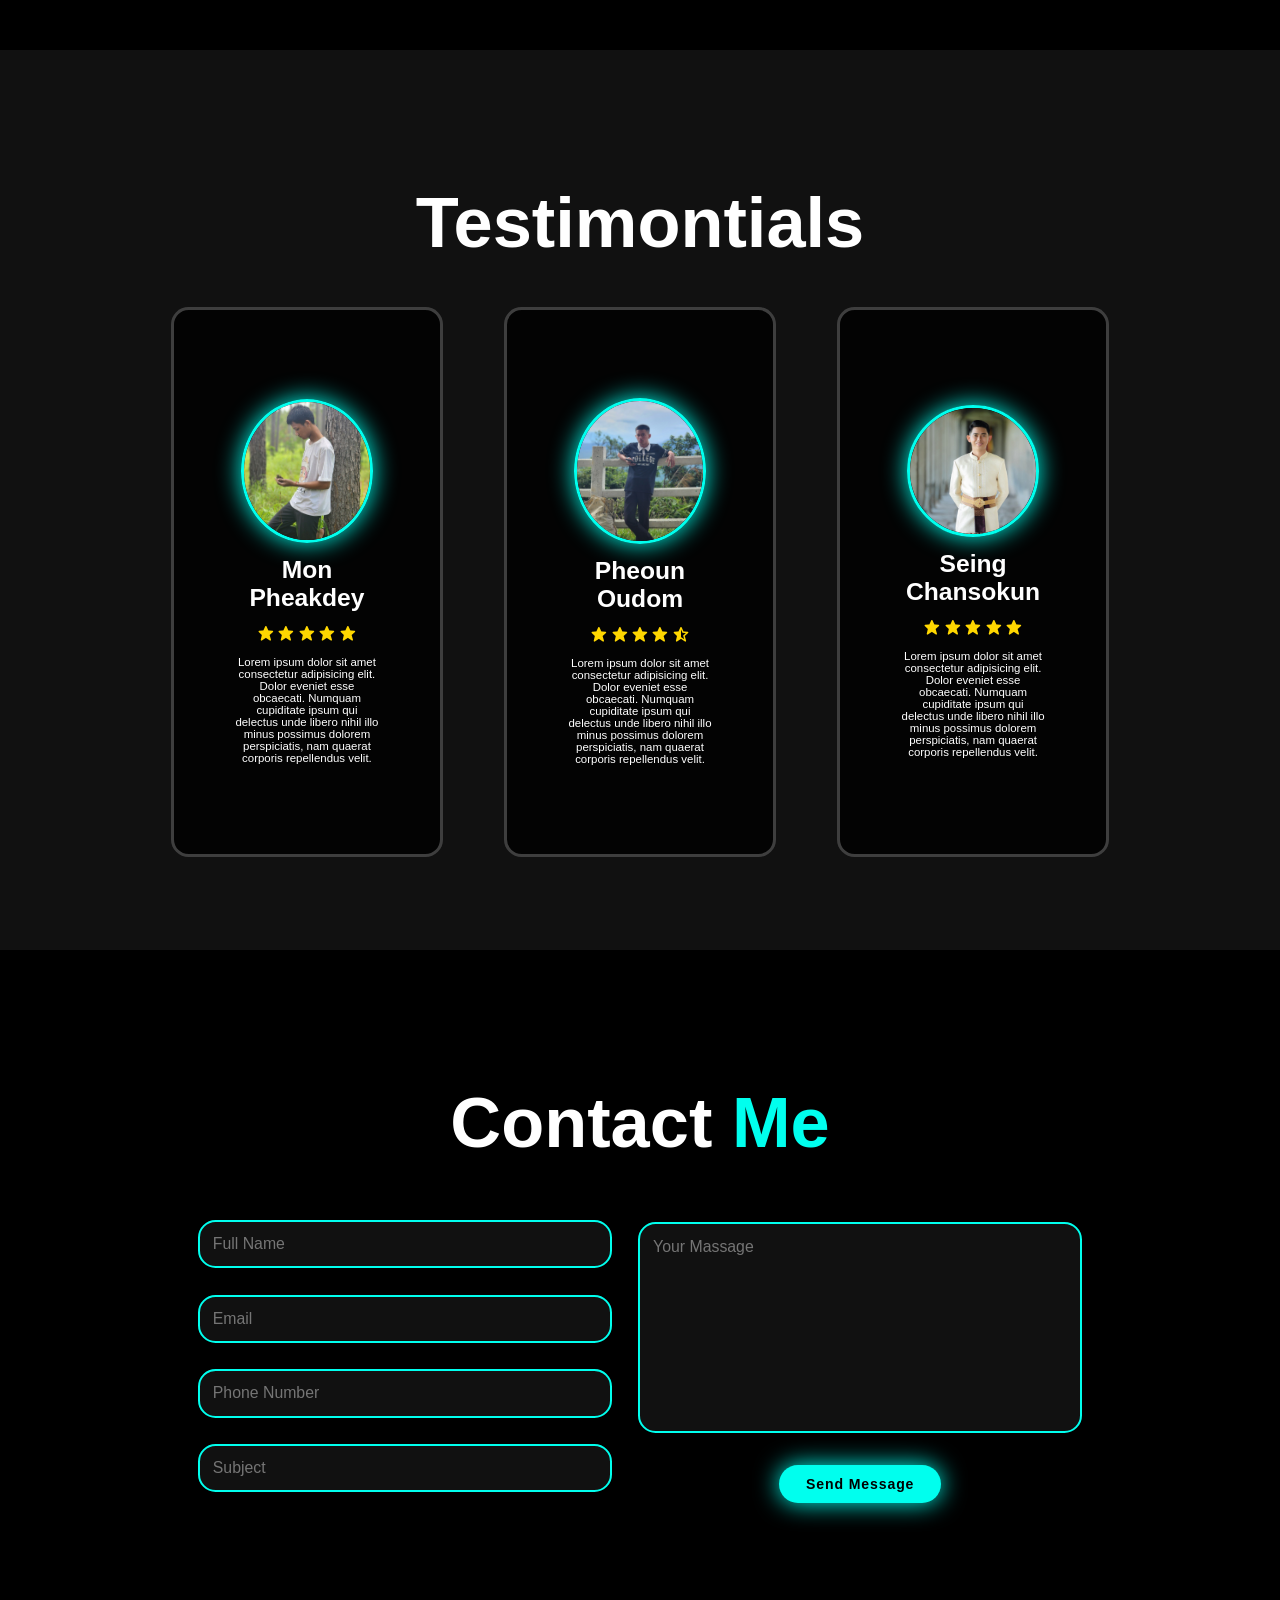
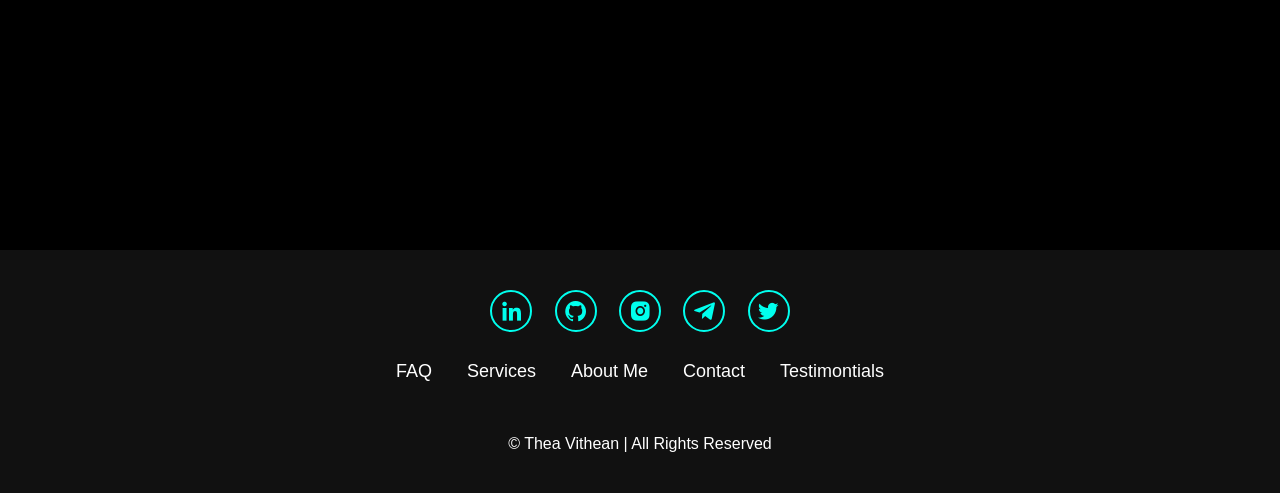
<file: thean.html>
<!DOCTYPE html>
<html lang="en">
<head>
    <meta charset="UTF-8">
    <meta name="viewport" content="width=device-width, initial-scale=1.0">
    <title>Thea Vithean</title>
    <link rel="stylesheet" href="/CSS/styl1.css">
    <link href='https://unpkg.com/boxicons@2.1.4/css/boxicons.min.css' rel='stylesheet'>
</head>
<body>
    <header class="header">
        <a href="#home" class="logo">Thea <span>Vithean</span></a>
        <i class='bx bx-menu' id="menu-icon"></i>
        <nav class="navbar">
            <a href="#home" class="active">Home</a>
            <a href="#education">Education</a>
            <a href="#services">Survices</a>
            <a href="#testimontials">Testimontials</a>
            <a href="#contact">Contact</a>
        </nav>
    </header>
    <section class="home" id="home">
        <div class="home-content">
            <h1>Hi, It's Me <span>Vithean</span></h1>
            <h3 class="text-animation">I'm a <span></span></h3>
            <p>Hello, I am Vithean and my nikename is (Ethan). I live in Cambodia Prey Veng. I have 1year of experience in Web Development. I ready enjoy  what I do right now. My job is to build your website to be functional and user-friendly yet still attractive. In addition, I provide a personal touch to your product and ensure that the website catches attention and is easy to use. My goal is to convey your message and identity in the most creative way. If you are interested in hiring me, please contact the listed contact. </p>
            <div class="social-icons">
                <a href="#"><i class='bx bxl-linkedin' ></i></a>
                <a href="https://github.com/ethanthean17"><i class='bx bxl-github' ></i></a>
                <a href="https://www.instagram.com/accounts/settings/v2/your_account/"><i class='bx bxl-instagram-alt' ></i></a>
                <a href="https://t.me/theavithean"><i class='bx bxl-telegram' ></i></a>
                <a href="https://x.com/home"><i class='bx bxl-twitter' ></i></a>
            </div>
            <div class="btn-group">
                <a href="#" class="btn">Hire</a>
                <a href="#contact" class="btn">Contact</a>
            </div>
        </div>
        <div class="home-img">
            <img src="/img/logo3.jpg" alt="">
        </div>
    </section>
    <section class="education" id="education">
        <h2 class="heading">Education</h2>
        <div class="timeline-items">
            <div class="timeline-item">
                <div class="timeline-dot"></div>
                    <div class="timeline-date">2024</div>
                        <div class="timeline-content">
                        <h3>High School</h3>
                        <p>Me start learn heigh school from 2019, At Somdachtecho Hun Sen Pearang and graduated in 2024.Result B</p>
                    </div>
            </div>
            <div class="timeline-item">
                <div class="timeline-dot"></div>
                    <div class="timeline-date">2025</div>
                    <div class="timeline-content">
                        <h3>University</h3>
                        <p>My university's SETEC Institute,Management Information System is my Major from university , start from CPP..</p>
                    </div>
            </div>
            <div class="timeline-item">
                <div class="timeline-dot"></div>
                <div class="timeline-date">2025</div>
                <div class="timeline-content">
                    <h3>Intership</h3>
                    <p>Lorem ipsum dolor sit, amet consectetur adipisicing elit. Odit eveniet recusandae ducimus! Quos repellendus hic dicta, tenetur eaque perspiciatis mollitia.</p>
                </div>
            </div>
            <div class="timeline-item">
                <div class="timeline-dot"></div>
                <div class="timeline-date">2025</div>
                <div class="timeline-content">
                    <h3>First Job</h3>
                    <p>Lorem ipsum dolor sit, amet consectetur adipisicing elit. Odit eveniet recusandae ducimus! Quos repellendus hic dicta, tenetur eaque perspiciatis mollitia.</p>
                </div>
            </div>
        </div>
    </section>
    <section class="services" id="services">
        <h2 class="heading">Services</h2>
        <div class="services-container">
            <div class="services-box">
                <div class="services-info">
                    <h4>UI/UX Designer</h4>
                    <p>Figma, Adobe XD Ideas, Designlab, Coursera, Interaction Design Foundation (IDF), UXcel, Mobbin, Dribbble, Behance</p>
                </div>
            </div>
            <div class="services-box">
                <div class="services-info">
                    <h4>Frontend Development</h4>
                    <p>1. HTML (HyperText Markup Language) <br>2. CSS (Cascading Style Sheets) <br>3. JavaScript (JS) <br>4.Framework (based on JS) <br>5.Bootstrap <br>6.Tailwind</p>
                </div>
            </div>
            <div class="services-box">
                <div class="services-info">
                    <h4>Backend Development</h4>
                    <p>1. JavaScript (Note.js) <br>2. Python <br>3. PHP <br>4.Javs <br>5.Ruby <br>6.GO(Golang)</p>
                </div>
            </div>
            <div class="services-box">
                <div class="services-info">
                    <h4>Testing</h4>
                    <p>Lorem ipsum dolor, sit amet consectetur adipisicing elit. Quae maxime deleniti id necessitatibus ratione voluptatem quod maiores neque, tempora, sit fugit tenetur nihil doloribus iure molestiae fuga eius porro nisi?</p>
                </div>
            </div>
        </div>
    </section>
    <section class="testimontials" id="testimontials">
        <div class="testimontials-box">
            <h2 class="heading">Testimontials</h2>
            <div class="wrapper">
                <div class="testimontials-item">
                    <img src="/img/ahkdey2.jpg" alt="">
                    <h2>Mon Pheakdey</h2>
                    <div class="rating">
                        <i class='bx bxs-star' id="star"></i>
                        <i class='bx bxs-star' id="star"></i>
                        <i class='bx bxs-star' id="star"></i>
                        <i class='bx bxs-star' id="star"></i>
                        <i class='bx bxs-star' id="star"></i>
                    </div>
                    <p>Lorem ipsum dolor sit amet consectetur adipisicing elit. Dolor eveniet esse obcaecati. Numquam cupiditate ipsum qui delectus unde libero nihil illo minus possimus dolorem perspiciatis, nam quaerat corporis repellendus velit.</p>
                </div>
                <div class="testimontials-item">
                    <img src="/img/ahdom2.jpg" alt="">
                    <h2>Pheoun Oudom</h2>
                    <div class="rating">
                        <i class='bx bxs-star' id="star"></i>
                        <i class='bx bxs-star' id="star"></i>
                        <i class='bx bxs-star' id="star"></i>
                        <i class='bx bxs-star' id="star"></i>
                        <i class='bx bxs-star-half' id="star"></i>
                    </div>
                    <p>Lorem ipsum dolor sit amet consectetur adipisicing elit. Dolor eveniet esse obcaecati. Numquam cupiditate ipsum qui delectus unde libero nihil illo minus possimus dolorem perspiciatis, nam quaerat corporis repellendus velit.</p>
                </div>
                <div class="testimontials-item">
                    <img src="/img/sokun.jpg" alt="">
                    <h2>Seing Chansokun</h2>
                    <div class="rating">
                        <i class='bx bxs-star' id="star"></i>
                        <i class='bx bxs-star' id="star"></i>
                        <i class='bx bxs-star' id="star"></i>
                        <i class='bx bxs-star' id="star"></i>
                        <i class='bx bxs-star' id="star"></i>
                    </div>
                    <p>Lorem ipsum dolor sit amet consectetur adipisicing elit. Dolor eveniet esse obcaecati. Numquam cupiditate ipsum qui delectus unde libero nihil illo minus possimus dolorem perspiciatis, nam quaerat corporis repellendus velit.</p>
                </div>
            </div>
        </div>
    </section>
    <section class="contact" id="contact">
        <h2 class="heading">Contact <span>Me</span></h2>
        <form action="">
            <div class="input-group">
                <div class="input-box">
                    <input type="text" placeholder="Full Name">
                    <input type="email" placeholder="Email">
                </div>
                <div class="input-box">
                    <input type="number" placeholder="Phone Number">
                    <input type="text" placeholder="Subject">
                </div>
            </div>
            <div class="input-group-2">
                    <textarea name="" id="" cols="30" rows="10" placeholder="Your Massage"></textarea>
                    <input type="submit" value="Send Message" class="btn">
                </div>
        </form>
    </section>
    <footer class="footer">
        <div class="social">
            <a href="#"><i class='bx bxl-linkedin' ></i></a>
            <a href="https://github.com/ethanthean17"><i class='bx bxl-github' ></i></a>
            <a href="https://www.instagram.com/accounts/settings/v2/your_account/"><i class='bx bxl-instagram-alt' ></i></a>
            <a href="https://t.me/theavithean"><i class='bx bxl-telegram' ></i></a>
            <a href="https://x.com/home"><i class='bx bxl-twitter' ></i></a>
        </div>
        <ul class="list">
            <li><a href="">FAQ</a></li>
            <li><a href="">Services</a></li>
            <li><a href="">About Me</a></li>
            <li><a href="">Contact</a></li>
            <li><a href="">Testimontials</a></li>
        </ul>
        <p class="copyright">
            © Thea Vithean  |  All Rights Reserved
        </p>
    </footer>
    <script src="/Javascript/script.js"></script>
</body>
</html>
</file>
<file: CSS/styl1.css>
*{
    margin: 0;
    padding: 0;
    box-sizing: border-box;
    text-decoration: none;
    border: none;
    outline: none;
    scroll-behavior: smooth;
    font-family: "Poppnis",sans-serif;
}
:root{
    --bg--color:rgb(0, 0, 0);
    --second-bg-color:rgba(27, 27, 27, 0.642);
    --text--color:white;
    --main-color:#00ffee;
}
html{
    font-size: 60%;
    overflow-x: hidden;
}
body{
    background:var(--bg--color);
    color:var(--text--color);
}
.header{
    position: fixed;
    top: 0;
    left: 0;
    width: 100%;
    padding: 4rem 12% 4rem;
    background: rgba(0, 0, 0, 0.638);
    backdrop-filter: blur(10px);
    display: flex;
    justify-content: space-between;
    align-items: center;
    z-index: 5;
}
.logo{
    font-size: 3rem;
    color: var(--text--color);
    font-weight: 800;
    cursor: pointer;
    transition: 0.3s ease;
}
.logo:hover{
    transform: scale(1.1);
}
.logo span{
    text-shadow: 0 0 25px var(--main-color);
}
.navbar a{
    font-size: 1.8rem;
    color: var(--text--color);
    margin-left: 4rem;
    font-weight:500;
    transition: 0.3s ease;
    border-bottom: 3px solid transparent;
}
.navbar a:hover, .navbar a:active{
    color: var(--main-color);
    border-bottom: 3px solid var(--main-color);
}
#menu-icon{
    font-size: 3.6rem;
    color: var(--main-color);
    display: none;
}
section{
    min-height: 100vh;
    padding: 10rem 12% 10rem;
}
.home{
    display: flex;
    align-items: center;
    justify-content: center;
    gap: 15rem;
}
.home-content{
    display: flex;
    flex-direction: column;
    align-items: baseline;
    text-align: left;
    justify-content: center;
    margin-top: 3rem;
}
span{
    color: var(--main-color);
}
.logo span{
    color: var(--main-color);
}
.home-content h3{
    margin-bottom: 2rem;
    margin-top: 1rem;
    font-size: 3.5rem;
}
.home-content h1{
    font-size: 7rem;
    font-weight: 700;
    margin-top: 1.5rem;
    line-height: 1;
}
.home-img{
    border-radius: 50%;
}
.home-img img{
    position: relative;
    top: 3rem;
    width: 32vw;
    border-radius: 50%;
    box-shadow: 0 0 25px var(--main-color);
    cursor: pointer;
    transition: 0.4s ease-in-out;
}
.home-img img:hover{
    box-shadow: 0 0 25px var(--main-color),
                0 0 50px var(--main-color),
                0 0 100px var(--main-color);
}
.home-content p{
    font-size: 1.5rem;
    font-weight: 500;
    line-height: 1.8;
    max-height: 1000px;
}
.social-icons a{
    display: inline-flex;
    justify-content: center;
    align-items: center;
    width: 4.5rem;
    height: 4.5rem;
    background: transparent;
    border: 2px solid var(--main-color);
    font-size: 2.5rem;
    border-radius: 50%;
    color: #00ffee;
    margin: 3rem 1.5rem 3rem 0;
    transition: 0.3s ease-in-out;
}
.social-icons a:hover{
    color: var(--text--color);
    transform: scale(1.3)translateY(-5px);
    box-shadow: 0 0 25px var(--main-color);
    background-color: var(--main-color)
}
.btn{
    display: inline-block;
    padding: 1rem 2.8rem;
    background: var(--main-color);
    box-shadow: 0 0 25px var(--main-color);
    border-radius: 4rem ;
    font-size: 1.6rem;
    color:black;
    border: 2px solid transparent;
    letter-spacing: 0.1rem;
    font-weight: 600;
    transition: 0.3s ease-in-out;
    cursor: pointer;
}
.btn:hover{
    transform: scale(1.05);
    box-shadow: 0 0 50px var(--main-color);
}
.btn-group{
    display: flex;
    align-items: center;
    gap: 1.5rem;
}
.btn-group a:nth-last-of-type(2){
    background-color: black;
    color: #00ffee;
    border: 2px solid var(--main-color);
    box-shadow: 0 0 25px transparent;
}
.btn-group a:nth-last-of-type(2):hover{
    box-shadow: 0 0 25px var(--main-color);
    background-color: #00ffee;
    color:black;
}
.text-animation{
    font-size: 34px;
    font-weight: 600;
    min-width: 280px;
}
.text-animation span{
    position: relative;
}
.text-animation span::before{
    content: "Web Developer";
    color:var(--main-color);
    animation: words  20s  infinite ;
}
.text-animation span::after{
    content: "";
    background-color: var(--bg--color);
    position: absolute;
    width: calc(100% + 8px);
    height: 100%;
    border-left: 3px solid var(--bg--color);
    right: -8px;
    animation: cursor 0.6s infinite, typing 20s steps(14) infinite;
}
@keyframes cursor{
    to{
        border-left: 2px solid var(--main-color);
    }
}
@keyframes words{
    0%,
    20%{
        content:"Frontend Designer";
    }
    21%,
    40%{
        content:"Web Designer";
    }
    41%,
    60%{
        content:"UX / UI Designer";
    }
    61%,
    80%{
        content:"Web Developer";
    }
    81%,
    100%{
        content:"Software Tester";
    }
}
@keyframes typing{
    10%,15%,30%,35%,50%,55%,70%,75%,90%,95%{
        width: 0;
    }
    5%,20%,25%,40%,45%,60%,65%,80%,85%{
        width: calc(100% +  8px);
    }
}
.heading{
    font-size:8rem;
    text-align: center;
    margin:5rem 0;
}
.education{
    padding: 100px 15px;
    background: var(--second-bg-color);
}
.education h2{
    margin-bottom: 5rem;
}
.timeline-items{
    max-width: 1200px;
    margin:auto;
    display: flex;
    flex-wrap: wrap;
    position: relative;
}
.timeline-items::before{
    content:"";
    position: absolute;
    width: 5px;
    height: 100%;
    background-color: var(--main-color);
    left: calc(50% - 1px);
}
.timeline-item{
    margin-bottom: 40px;
    width: 100%;
    position: relative;
}
.timeline-item:nth-child{
    margin-bottom: 0;
}
.timeline-item:nth-child(odd){
    padding-right: calc(50% + 30px);
    text-align: right;
}
.timeline-item:nth-child(even){
    padding-left: calc(50% + 30px);
}
.timeline-dot{
    height: 21px;
    width: 21px;
    background-color: #00ffee;
    box-shadow: 0 0 25px var(--main-color),
                0 0 50px var(--main-color);
    position: absolute;
    left: calc(50% - 8px);
    border-radius: 50%;
    top:10px;
}
.timeline-date{
    font-size: 20px;
    font-weight: 800;
    color: aliceblue;
    margin: 6px 0 15px;
}
.timeline-content{
    background-color: var(--bg--color);
    border: 3px solid var(--main-color);
    padding: 30px 50px;
    border-radius: 4rem;
    box-shadow: 0 0 10px var(--main-color);
    cursor: pointer;
    transition: 0.3s ease-in-out;
}
.timeline-content:hover{
    transform: scale(1.05);
    box-shadow: 0 0 25px var(--main-color);
}
.timeline-content h3{
    font-size: 20px;
    color: white;
    margin: 0 0 10px;
    font-weight: 500;
}
.timeline-content p{
    color: white;
    font-size: 16px;
    font-weight: 300;
    line-height: 22px;
}
::-webkit-scrollbar{
    width: 15px;
}
::-webkit-scrollbar-thumb{
    background-color: #00ffee;
}
::-webkit-scrollbar-track{
    background-color: var(--bg--color);
}
.services{
    background-color: var(--bg--color);
    color: black;
}
.services h2{
    margin-bottom: 5rem;
    color: white;
}
.services-container{
    display: grid;
    grid-template-columns: repeat(2,1fr);
    align-items: center;
    gap:2.5rem;
}
.services-box{
    background-color: #00ffee;
    height: 300px;
    border-radius: 3rem;
    border: 5px solid transparent;
    cursor: pointer;
    transition: 0.4s ease-in-out;
}
.services-box:hover{
    background: white;
    color: black;
    border:5px solid var(--main-color);
    transform: scale(1.03);
}
.services-box .services-info{
    display: flex;
    flex-direction: column;
    text-align: left;
    max-height: 200px;
    justify-content: left;
    align-items: baseline;
    padding: 5rem 5rem;
}
.services-info h4{
    font-size: 3rem;
    font-weight: 800;
    line-height: 2;
}
.services-info p{
    font-size: 1.6rem;
    font-weight: 600;
    max-height: 100px;
    line-height: 1.7;
    margin: 0;
}
.testimontials{
    background: var(--second-bg-color);
}
.testimontials-box{
    background-size: cover;
    display: flex;
    align-items: center;
    justify-content: center;
    flex-direction: column;
}
.testimontials .heading{
    margin-bottom: 5rem;
}
.testimontials-box img{
    width: 15rem;
    border-radius: 50%;
    border: 3px solid var(--main-color);
    box-shadow: 0 0 25px var(--main-color);
}
.wrapper{
    display: grid;
    grid-template-columns: repeat(3,1fr);
    gap: 3rem;
}
.testimontials-item{
    min-height: 550px;
    max-width: 450px;
    background: rgba(0, 0, 0, 0.804);
    border: 3px solid rgba(83, 83, 83, 0.75);
    border-radius: 2rem;
    margin: 0 2rem;
    padding: 30px 60px;
    cursor:pointer;
    display: flex;
    flex-direction: column;
    align-items: center;
    justify-content: center;
    text-align: center;
    gap: 1.5rem;
    color:white;
    transition: 0.4s ease-in-out;
}
.testimontials-item:hover{
    border: 3px solid var(--main-color);
    transform: translateY(-10px)scale(1.03);
    box-shadow: 0 0 50px var(--main-color);
}
.testimontials-item h2{
    font-size: 2.8rem;
}
.testimontials-item p{
    font-size: 1.3rem;
}
#star{
    color :gold;
    font-size: 2rem;
}
.contact{
    background-color: var(--bg--color);
}
.contact h2{
    margin-bottom: 3rem;
    color:white;
}
.contact form{
    display: flex;
    align-items: center;
    justify-content: center;
    gap: 3rem;
    margin: 5rem;
    text-align: center;
}
.contact form .input-box{
    display: flex;
    justify-content: center;
    flex-wrap: wrap;
}
.contact form .input-box input,
.contact form textarea{
    width: 100%;
    padding: 1.5rem;
    font-size: 1.8rem;
    color: var(--text--color);
    background: var(--second-bg-color);
    border-radius: 2rem;
    border: 2px solid var(--main-color);
    margin: 1.5rem 0;
    resize: none;
}
.contact form .btn{
    margin-top: 2rem;
}
.footer{
    position: relative;
    bottom: 0;
    width: 100%;
    padding: 40px 0;
    background-color: var(--second-bg-color);
}
.footer .social{
    text-align: center ;
    padding-bottom: 25px;
    color: var(--main-color);
}
.footer .social a{
    font-size: 25px;
    color: var(--main-color);
    border: 2px solid var(--main-color);
    width: 42px;
    height: 42px;
    line-height: 42px;
    display: inline-block;
    text-align: center;
    border-radius: 50%;
    margin: 0 10px;
    transition: 0.3s ease-in-out;

}
.footer .social a:hover{
    transform: scale(1.2)translateY(-10px);
    background-color: var(--main-color);
    color: black;
    box-shadow: 0 0 25px var(--main-color);
}
.footer ul{
    margin-top: 0;
    padding: 0;
    font-size: 18px;
    line-height: 1.6;
    margin-bottom: 0;
    text-align: center;
}
.footer ul li a{
    color: white;
    border-bottom: 3px solid transparent;
    transition: 0.3s ease-in-out
}
.footer ul li a:hover{
    border-bottom: 3px solid var(--main-color);
}
.footer ul li{
    display: inline-block;
    padding: 0 15px;
}
.footer .copyright{
    margin-top: 50px;
    text-align: center;
    font-size: 16px;
    color: white;
}
@media(max-width:1285px){
    html{
        font-size: 55%;
    }
    .services-container{
        padding-bottom: 7rem;
        grid-template-columns: repeat(2,1fr);
        margin: 0 5rem;
    }
}
@media(max-width:991px){
    header{
        padding: 2rem 3%;
    }
    section{
        padding: 10rem 3% 2rem;
    }
    .timeline-items::before{
        left: 7px;
    }
    .timeline-item:nth-child(odd){
        padding-right: 0;
        text-align: left;
    }
    .timeline-item:nth-child(odd),
    .timeline-item:nth-child(even){
        padding-left: 37px;
    }
    .timeline-dot{
        left: 0;
    }
    .services{
        padding-bottom: 7rem;
    }
    .testimontials .wrapper{
        grid-template-columns: repeat(1,1fr);
    }
    .footer{
        padding: 2rem 3%;
    }
}
@media(max-width:895px){
    #menu-icon{
        display: block;
    }
    .navbar{
        position: absolute;
        top: 100%;
        right: 0;
        width: 50%;
        padding:1rem 3%;
        background: rgba(0, 0, 0, 0.79);
        backdrop-filter: blur(20px);
        border-bottom-left-radius: 2rem;
        border-left: 2px solid var(--main-color);
        border-bottom: 2px solid var(--main-color);
        display :none;
    }
    .navbar .active{
        display: block;
    }
    .navbar a{
        display: block;
        font-size: 2rem;
        margin :3rem 0;
        color: white;
    }
    .home{
        flex-direction: column-reverse;
        margin: 5rem 4rem;
    }
    .home-content h3{
        font-size: 2.6rem;
    }
    .home-content h1{
        font-size: 8rem;
        margin-top: 3rem;
    }
    .home-content p{
        max-width: 600px;
        margin: 0 auto;
    }
    .home-img img{
        width: 56vw;
    }
    .services h2{
        margin-bottom: 3rem;
    }
    .services-container{
        grid-template-columns: repeat(1,1fr);
    }
}
</file>
